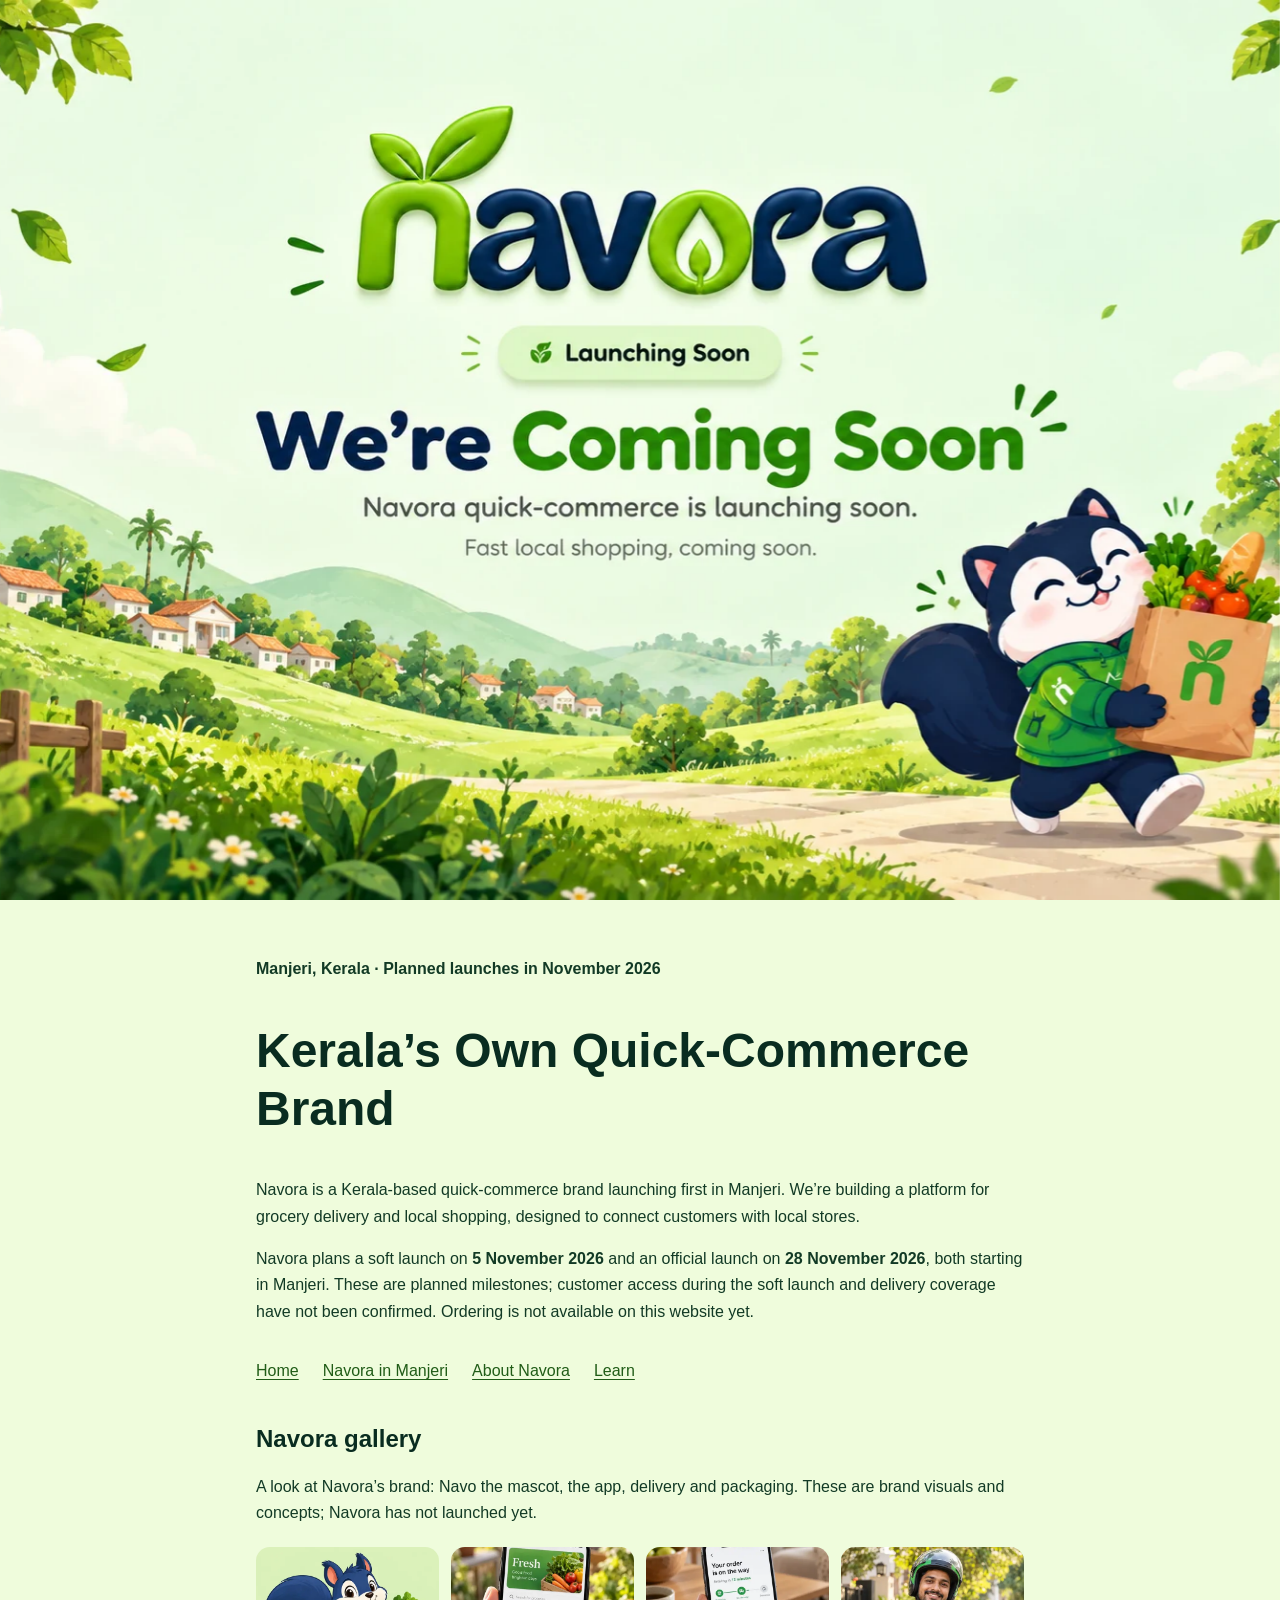
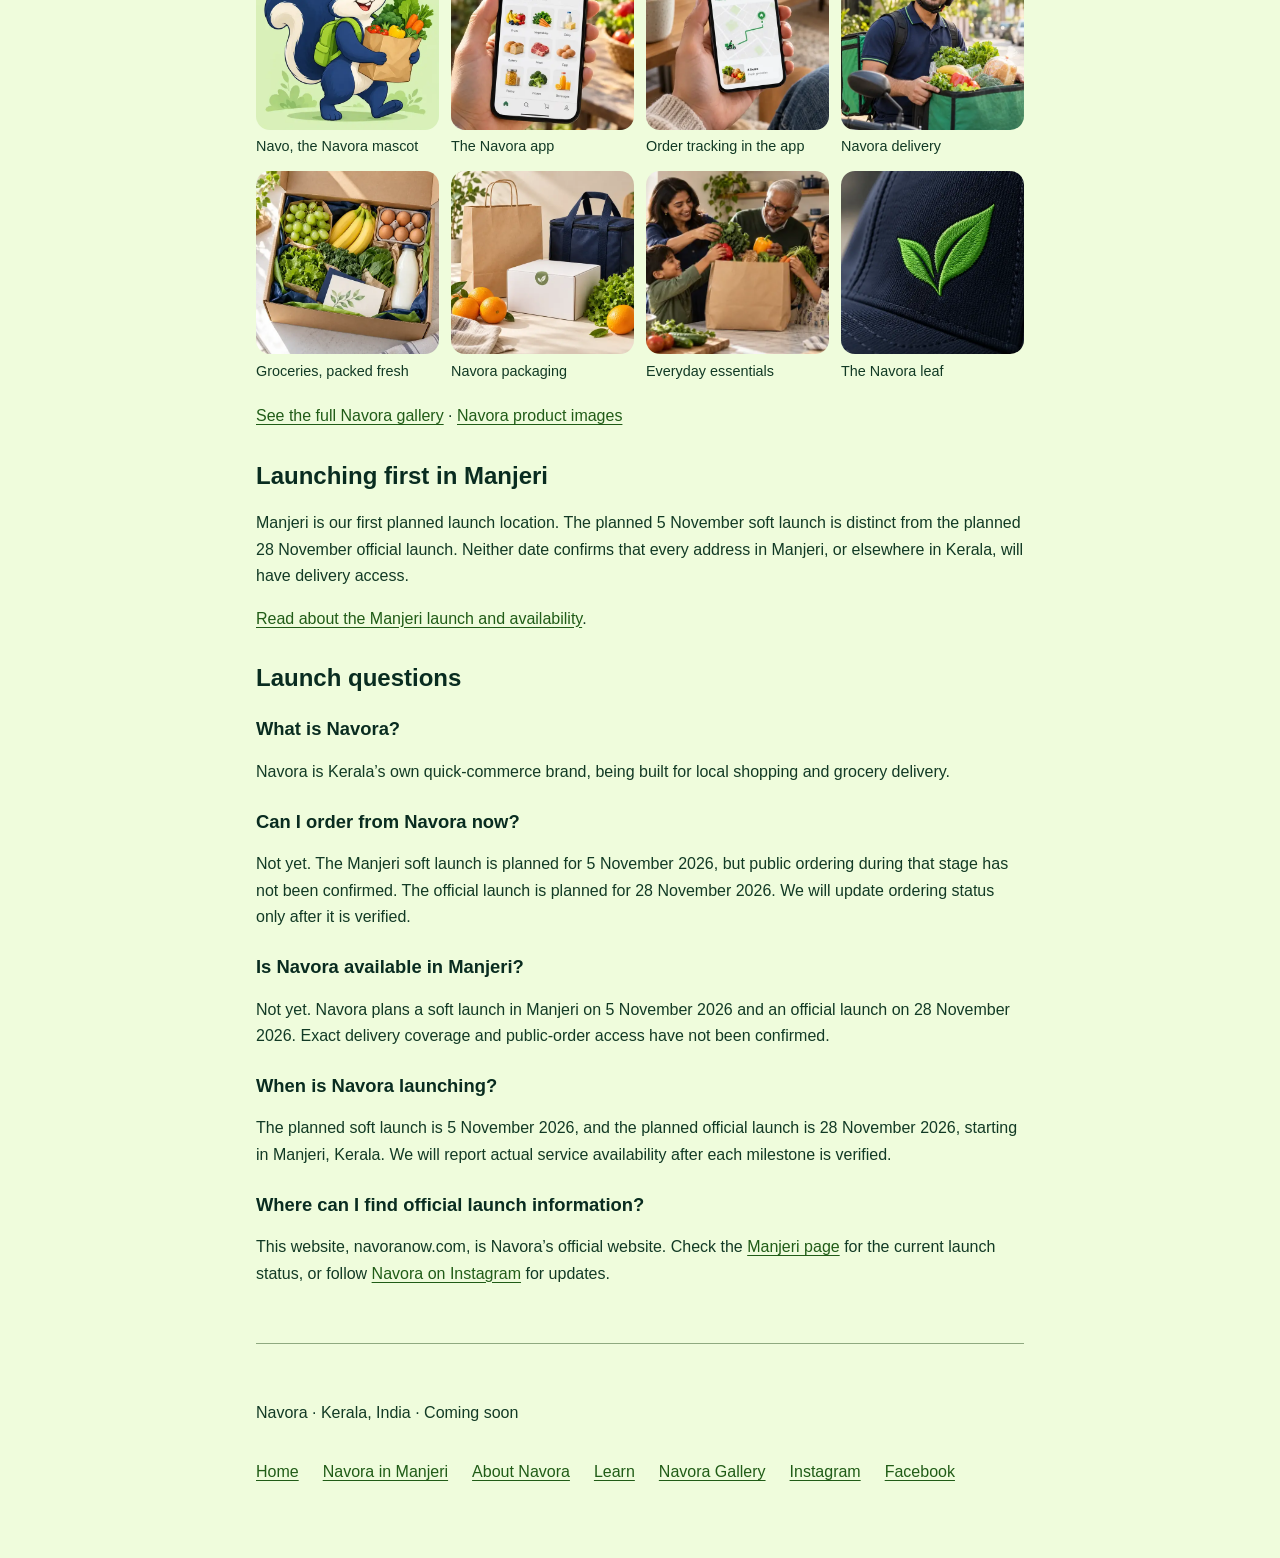
<file: index.html>
<!doctype html>
<html lang="en">
  <head>
    <meta charset="utf-8">
    <meta name="google-site-verification" content="OZnADRqCTzc6em-BqS3etlajWsYc1sTv82-utkB7FyM" />
    <meta name="viewport" content="width=device-width, initial-scale=1.0">
    <meta name="application-name" content="Navora">
    <meta name="theme-color" content="#EFFCDC">
    <title>Navora | Manjeri Soft Launch 5 Nov, Official Launch 28 Nov 2026</title>
    <meta name="description" content="Navora plans a Manjeri soft launch on 5 November 2026 and an official launch on 28 November 2026. Public ordering and delivery coverage are not yet confirmed.">
    <link rel="canonical" href="https://navoranow.com/">
    <meta property="og:type" content="website">
    <meta property="og:site_name" content="Navora">
    <meta property="og:locale" content="en_IN">
    <meta property="og:title" content="Navora | Manjeri Soft Launch 5 Nov, Official Launch 28 Nov 2026">
    <meta property="og:description" content="Navora plans a Manjeri soft launch on 5 November 2026 and an official launch on 28 November 2026. Public ordering and delivery coverage are not yet confirmed.">
    <meta property="og:url" content="https://navoranow.com/">
    <meta property="og:image" content="https://navoranow.com/navora-desktop.webp">
    <meta property="og:image:width" content="1672">
    <meta property="og:image:height" content="941">
    <meta property="og:image:alt" content="Navora — quick-commerce launching soon, with its mascot carrying groceries.">
    <meta name="twitter:card" content="summary_large_image">
    <meta name="twitter:title" content="Navora | Manjeri Soft Launch 5 Nov, Official Launch 28 Nov 2026">
    <meta name="twitter:description" content="Navora plans a Manjeri soft launch on 5 November 2026 and an official launch on 28 November 2026. Public ordering and delivery coverage are not yet confirmed.">
    <meta name="twitter:image" content="https://navoranow.com/navora-desktop.webp">
    <meta name="twitter:image:alt" content="Navora — quick-commerce launching soon.">
    <script type="application/ld+json">{"@context": "https://schema.org", "@graph": [{"@type": "Organization", "@id": "https://navoranow.com/#organization", "name": "Navora", "url": "https://navoranow.com/", "logo": "https://navoranow.com/navora-icon.png", "description": "Navora is a Kerala-based quick-commerce brand with a Manjeri soft launch planned for 5 November 2026 and an official launch planned for 28 November 2026.", "sameAs": ["https://www.instagram.com/navoranow/", "https://www.facebook.com/profile.php?id=61595473692720"]}, {"@type": "WebSite", "@id": "https://navoranow.com/#website", "url": "https://navoranow.com/", "name": "Navora", "publisher": {"@id": "https://navoranow.com/#organization"}}, {"@type": "WebPage", "@id": "https://navoranow.com/#webpage", "url": "https://navoranow.com/", "name": "Navora | Manjeri Soft Launch 5 Nov, Official Launch 28 Nov 2026", "description": "Navora plans a Manjeri soft launch on 5 November 2026 and an official launch on 28 November 2026. Public ordering and delivery coverage are not yet confirmed.", "isPartOf": {"@id": "https://navoranow.com/#website"}, "about": {"@id": "https://navoranow.com/#organization"}, "inLanguage": "en-IN"}]}</script>
    <link rel="icon" type="image/png" href="/favicon.png">
    <link rel="shortcut icon" href="/favicon.png">
    <link rel="apple-touch-icon" href="/apple-touch-icon.png">
    <link rel="preload" as="image" href="navora-desktop.webp" media="(min-aspect-ratio: 4/5)">
    <link rel="preload" as="image" href="navora-mobile.webp" media="(max-aspect-ratio: 4/5)">
    <link rel="stylesheet" href="style.css">
    <script src="script.js" defer></script>
  </head>
  <body>
    <a class="skip-link" href="#page-title">Skip to launch information</a>
    <main>
    <div class="coming-soon">
      <picture class="artwork">
        <source media="(max-aspect-ratio: 4/5)" srcset="navora-mobile.webp" type="image/webp">
        <img
          src="navora-desktop.webp"
          alt="Navora. Launching soon. We’re coming soon. Navora quick-commerce is launching soon. Fast local shopping, coming soon."
          width="1672"
          height="941"
          fetchpriority="high"
          decoding="async"
        >
      </picture>

    </div>
    <section class="content" aria-labelledby="page-title">
      <p class="eyebrow">Manjeri, Kerala · Planned launches in November 2026</p>
      <h1 id="page-title" tabindex="-1">Kerala’s Own Quick-Commerce Brand</h1>
      <p>Navora is a Kerala-based quick-commerce brand launching first in Manjeri. We’re building a platform for grocery delivery and local shopping, designed to connect customers with local stores.</p>
      <p>Navora plans a soft launch on <strong>5 November 2026</strong> and an official launch on <strong>28 November 2026</strong>, both starting in Manjeri. These are planned milestones; customer access during the soft launch and delivery coverage have not been confirmed. Ordering is not available on this website yet.</p>
      <nav aria-label="Main navigation"><a href="/">Home</a><a href="/manjeri/">Navora in Manjeri</a><a href="/about/">About Navora</a><a href="/learn/">Learn</a></nav>
      <h2 id="gallery">Navora gallery</h2>
      <p>A look at Navora’s brand: Navo the mascot, the app, delivery and packaging. These are brand visuals and concepts; Navora has not launched yet.</p>
      <div class="brand-gallery">
        <figure><a href="https://getsnavora.github.io/gallery/"><img src="/gallery-images/navo-navora-mascot.webp" alt="Navo, the Navora mascot: a blue squirrel with a green backpack carrying a bag of groceries" width="600" height="600" loading="lazy" decoding="async"></a><figcaption>Navo, the Navora mascot</figcaption></figure>
        <figure><a href="https://getsnavora.github.io/gallery/"><img src="/gallery-images/navora-app-shopping-screen.webp" alt="Phone showing the Navora app shopping screen with fresh produce categories" width="600" height="900" loading="lazy" decoding="async"></a><figcaption>The Navora app</figcaption></figure>
        <figure><a href="https://getsnavora.github.io/gallery/"><img src="/gallery-images/navora-app-order-tracking.webp" alt="Phone showing a Navora order on its way, with a delivery map" width="600" height="900" loading="lazy" decoding="async"></a><figcaption>Order tracking in the app</figcaption></figure>
        <figure><a href="https://getsnavora.github.io/gallery/"><img src="/gallery-images/navora-delivery-rider.webp" alt="Navora delivery rider in a navy and green uniform holding a bag of fresh groceries" width="600" height="600" loading="lazy" decoding="async"></a><figcaption>Navora delivery</figcaption></figure>
        <figure><a href="https://getsnavora.github.io/gallery/"><img src="/gallery-images/navora-grocery-box.webp" alt="Open Navora grocery box with grapes, bananas, eggs, milk and leafy greens" width="600" height="600" loading="lazy" decoding="async"></a><figcaption>Groceries, packed fresh</figcaption></figure>
        <figure><a href="https://getsnavora.github.io/gallery/"><img src="/gallery-images/navora-packaging.webp" alt="Navora kraft bag, white box with leaf logo and navy insulated bag beside oranges and greens" width="600" height="600" loading="lazy" decoding="async"></a><figcaption>Navora packaging</figcaption></figure>
        <figure><a href="https://getsnavora.github.io/gallery/"><img src="/gallery-images/navora-family-groceries.webp" alt="Family smiling as they unpack fresh groceries from a paper bag in their kitchen" width="600" height="400" loading="lazy" decoding="async"></a><figcaption>Everyday essentials</figcaption></figure>
        <figure><a href="https://getsnavora.github.io/gallery/"><img src="/gallery-images/navora-leaf-logo-cap.webp" alt="Navora green leaf logo embroidered on a navy cap" width="600" height="600" loading="lazy" decoding="async"></a><figcaption>The Navora leaf</figcaption></figure>
      </div>
      <p><a href="https://getsnavora.github.io/gallery/">See the full Navora gallery</a> · <a href="https://getsnavora.github.io/gallery/products/">Navora product images</a></p>
      <h2>Launching first in Manjeri</h2>
      <p>Manjeri is our first planned launch location. The planned 5 November soft launch is distinct from the planned 28 November official launch. Neither date confirms that every address in Manjeri, or elsewhere in Kerala, will have delivery access.</p>
      <p><a href="/manjeri/">Read about the Manjeri launch and availability</a>.</p>
      <h2>Launch questions</h2>
      <h3>What is Navora?</h3>
      <p>Navora is Kerala’s own quick-commerce brand, being built for local shopping and grocery delivery.</p>
      <h3>Can I order from Navora now?</h3>
      <p>Not yet. The Manjeri soft launch is planned for 5 November 2026, but public ordering during that stage has not been confirmed. The official launch is planned for 28 November 2026. We will update ordering status only after it is verified.</p>
      <h3>Is Navora available in Manjeri?</h3>
      <p>Not yet. Navora plans a soft launch in Manjeri on 5 November 2026 and an official launch on 28 November 2026. Exact delivery coverage and public-order access have not been confirmed.</p>
      <h3>When is Navora launching?</h3>
      <p>The planned soft launch is 5 November 2026, and the planned official launch is 28 November 2026, starting in Manjeri, Kerala. We will report actual service availability after each milestone is verified.</p>
      <h3>Where can I find official launch information?</h3>
      <p>This website, navoranow.com, is Navora’s official website. Check the <a href="/manjeri/">Manjeri page</a> for the current launch status, or follow <a href="https://www.instagram.com/navoranow/" rel="me">Navora on Instagram</a> for updates.</p>
    </section>
    </main>
<footer class="content"><p>Navora · Kerala, India · Coming soon</p><nav aria-label="Footer navigation"><a href="/">Home</a><a href="/manjeri/">Navora in Manjeri</a><a href="/about/">About Navora</a><a href="/learn/">Learn</a><a href="https://getsnavora.github.io/gallery/">Navora Gallery</a><a href="https://www.instagram.com/navoranow/" rel="me">Instagram</a><a href="https://www.facebook.com/profile.php?id=61595473692720" rel="me">Facebook</a></nav></footer>
  </body>
</html>
</file>
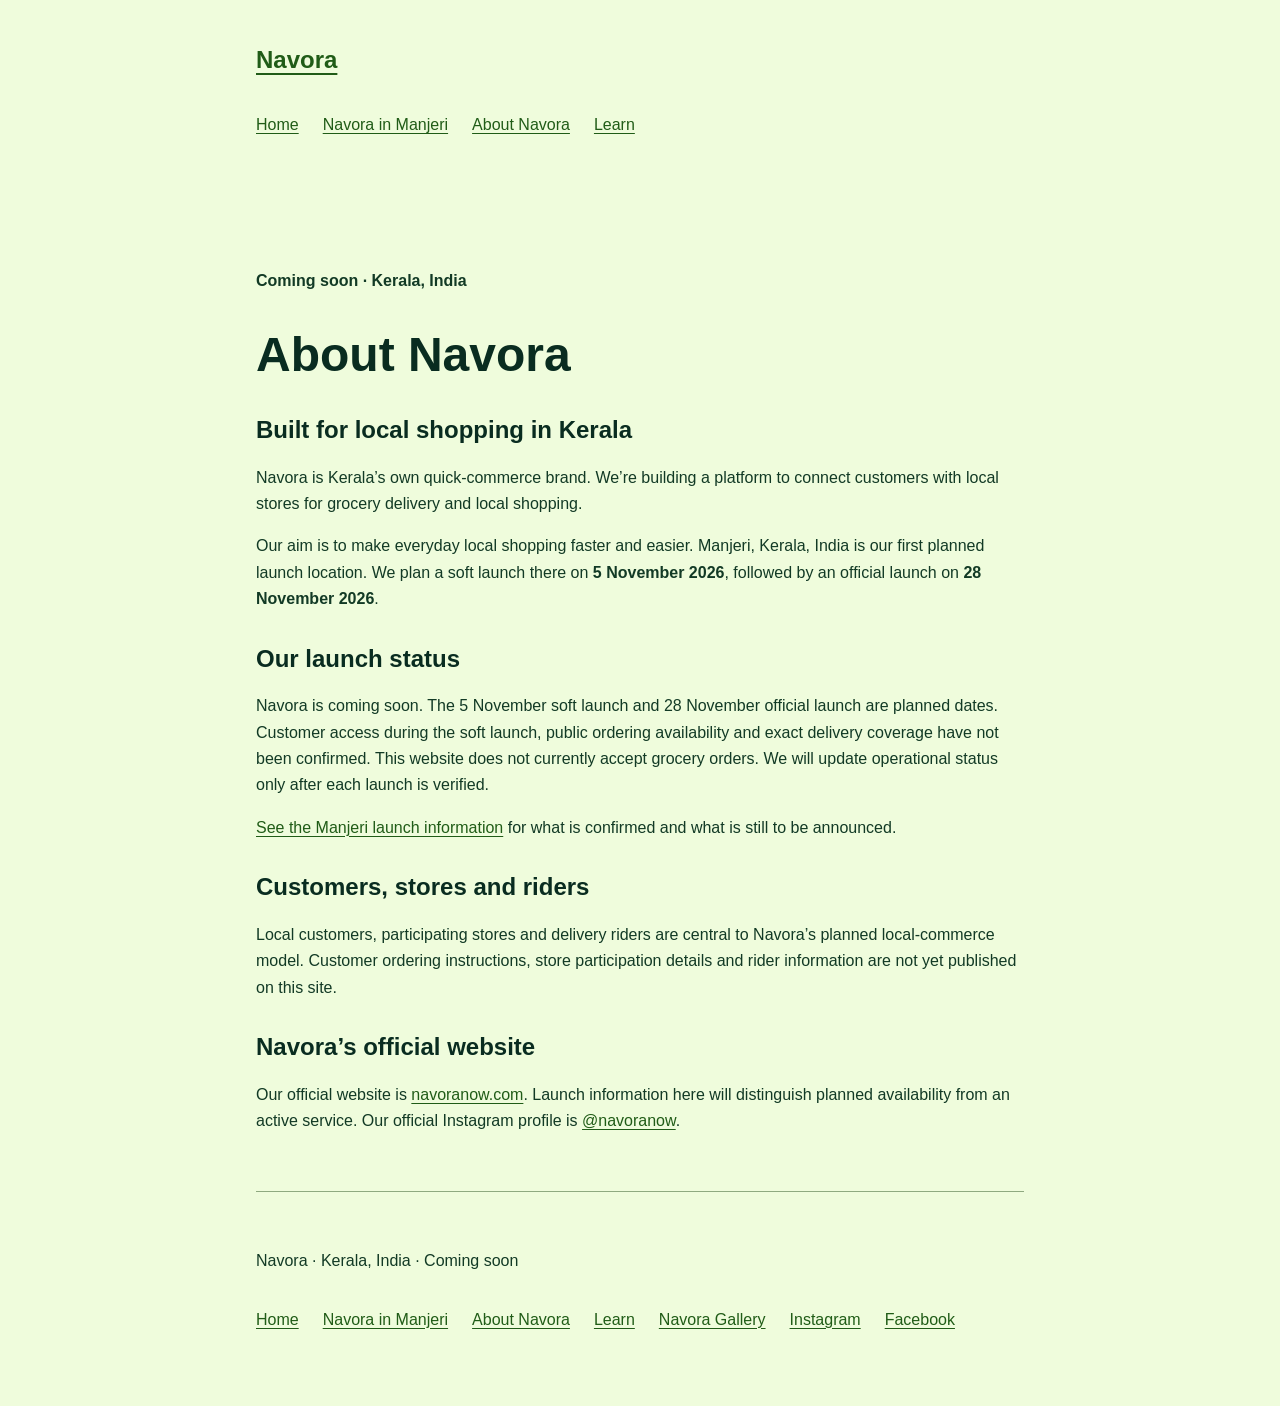
<file: about/index.html>
<!doctype html>
<html lang="en"><head><meta charset="utf-8"><meta name="viewport" content="width=device-width, initial-scale=1"><meta name="theme-color" content="#EFFCDC"><title>About Navora | Kerala’s Own Quick-Commerce Brand</title>
    <meta name="description" content="Meet Navora, a Kerala quick-commerce brand planning a Manjeri soft launch on 5 November 2026 and an official launch on 28 November 2026.">
    <link rel="canonical" href="https://navoranow.com/about/">
    <meta property="og:type" content="website">
    <meta property="og:site_name" content="Navora">
    <meta property="og:locale" content="en_IN">
    <meta property="og:title" content="About Navora | Kerala’s Own Quick-Commerce Brand">
    <meta property="og:description" content="Meet Navora, a Kerala quick-commerce brand planning a Manjeri soft launch on 5 November 2026 and an official launch on 28 November 2026.">
    <meta property="og:url" content="https://navoranow.com/about/">
    <meta property="og:image" content="https://navoranow.com/navora-desktop.webp">
    <meta property="og:image:width" content="1672">
    <meta property="og:image:height" content="941">
    <meta property="og:image:alt" content="Navora — quick-commerce launching soon, with its mascot carrying groceries.">
    <meta name="twitter:card" content="summary_large_image">
    <meta name="twitter:title" content="About Navora | Kerala’s Own Quick-Commerce Brand">
    <meta name="twitter:description" content="Meet Navora, a Kerala quick-commerce brand planning a Manjeri soft launch on 5 November 2026 and an official launch on 28 November 2026.">
    <meta name="twitter:image" content="https://navoranow.com/navora-desktop.webp">
    <meta name="twitter:image:alt" content="Navora — quick-commerce launching soon.">
    <script type="application/ld+json">{"@context": "https://schema.org", "@graph": [{"@type": "Organization", "@id": "https://navoranow.com/#organization", "name": "Navora", "url": "https://navoranow.com/", "logo": "https://navoranow.com/navora-icon.png", "description": "Navora is a Kerala-based quick-commerce brand with a Manjeri soft launch planned for 5 November 2026 and an official launch planned for 28 November 2026.", "sameAs": ["https://www.instagram.com/navoranow/", "https://www.facebook.com/profile.php?id=61595473692720"]}, {"@type": "WebSite", "@id": "https://navoranow.com/#website", "url": "https://navoranow.com/", "name": "Navora", "publisher": {"@id": "https://navoranow.com/#organization"}}, {"@type": "WebPage", "@id": "https://navoranow.com/about/#webpage", "url": "https://navoranow.com/about/", "name": "About Navora | Kerala’s Own Quick-Commerce Brand", "description": "Meet Navora, a Kerala quick-commerce brand planning a Manjeri soft launch on 5 November 2026 and an official launch on 28 November 2026.", "isPartOf": {"@id": "https://navoranow.com/#website"}, "about": {"@id": "https://navoranow.com/#organization"}, "inLanguage": "en-IN"}, {"@type": "BreadcrumbList", "itemListElement": [{"@type": "ListItem", "position": 1, "name": "Home", "item": "https://navoranow.com/"}, {"@type": "ListItem", "position": 2, "name": "About Navora", "item": "https://navoranow.com/about/"}]}]}</script><link rel="icon" href="/favicon.png" type="image/png"><link rel="stylesheet" href="/style.css"></head><body><a class="skip-link" href="#page-title">Skip to content</a><header class="content"><a class="brand" href="/">Navora</a><nav aria-label="Main navigation"><a href="/">Home</a><a href="/manjeri/">Navora in Manjeri</a><a href="/about/">About Navora</a><a href="/learn/">Learn</a></nav></header><main class="content"><p class="eyebrow">Coming soon · Kerala, India</p><h1 id="page-title" tabindex="-1">About Navora</h1><h2>Built for local shopping in Kerala</h2><p>Navora is Kerala’s own quick-commerce brand. We’re building a platform to connect customers with local stores for grocery delivery and local shopping.</p><p>Our aim is to make everyday local shopping faster and easier. Manjeri, Kerala, India is our first planned launch location. We plan a soft launch there on <strong>5 November 2026</strong>, followed by an official launch on <strong>28 November 2026</strong>.</p><h2>Our launch status</h2><p>Navora is coming soon. The 5 November soft launch and 28 November official launch are planned dates. Customer access during the soft launch, public ordering availability and exact delivery coverage have not been confirmed. This website does not currently accept grocery orders. We will update operational status only after each launch is verified.</p><p><a href="/manjeri/">See the Manjeri launch information</a> for what is confirmed and what is still to be announced.</p><h2>Customers, stores and riders</h2><p>Local customers, participating stores and delivery riders are central to Navora’s planned local-commerce model. Customer ordering instructions, store participation details and rider information are not yet published on this site.</p><h2>Navora’s official website</h2><p>Our official website is <a href="https://navoranow.com/">navoranow.com</a>. Launch information here will distinguish planned availability from an active service. Our official Instagram profile is <a href="https://www.instagram.com/navoranow/" rel="me">@navoranow</a>.</p></main><footer class="content"><p>Navora · Kerala, India · Coming soon</p><nav aria-label="Footer navigation"><a href="/">Home</a><a href="/manjeri/">Navora in Manjeri</a><a href="/about/">About Navora</a><a href="/learn/">Learn</a><a href="https://getsnavora.github.io/gallery/">Navora Gallery</a><a href="https://www.instagram.com/navoranow/" rel="me">Instagram</a><a href="https://www.facebook.com/profile.php?id=61595473692720" rel="me">Facebook</a></nav></footer></body></html>
</file>
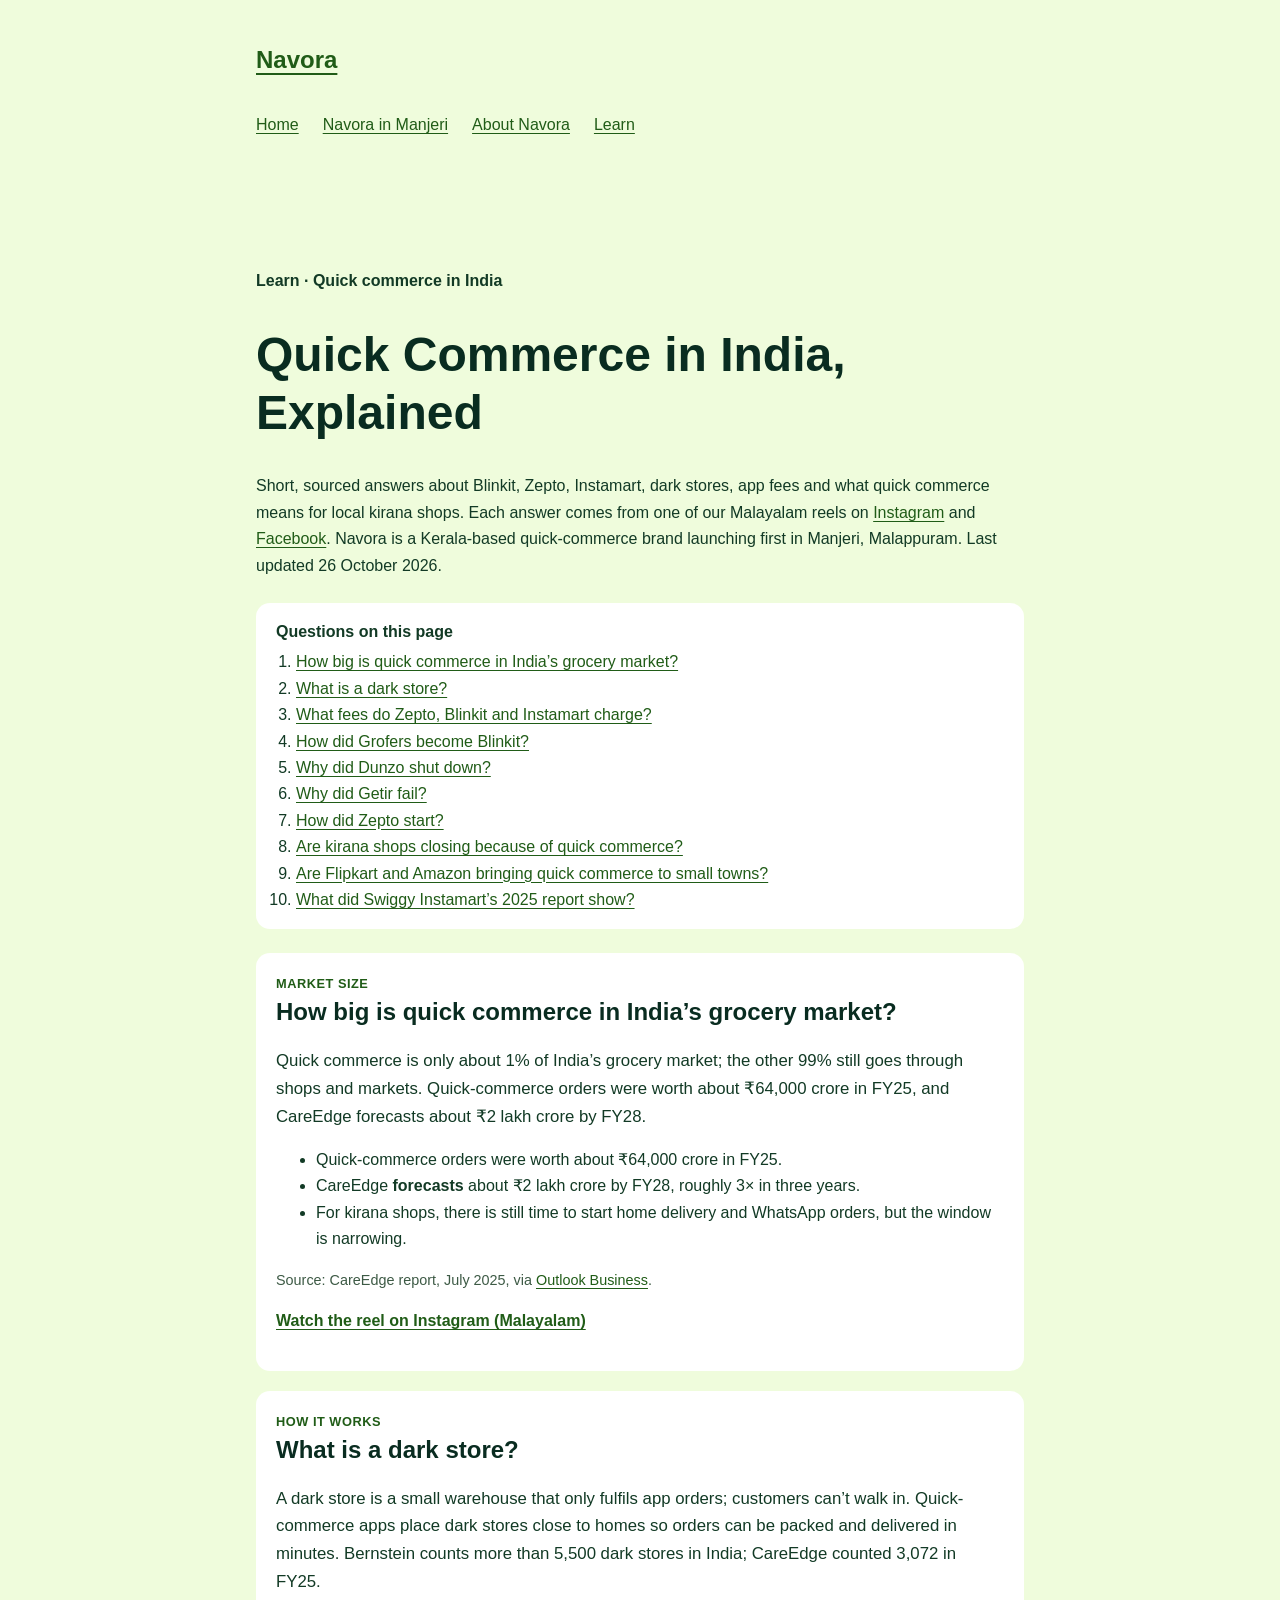
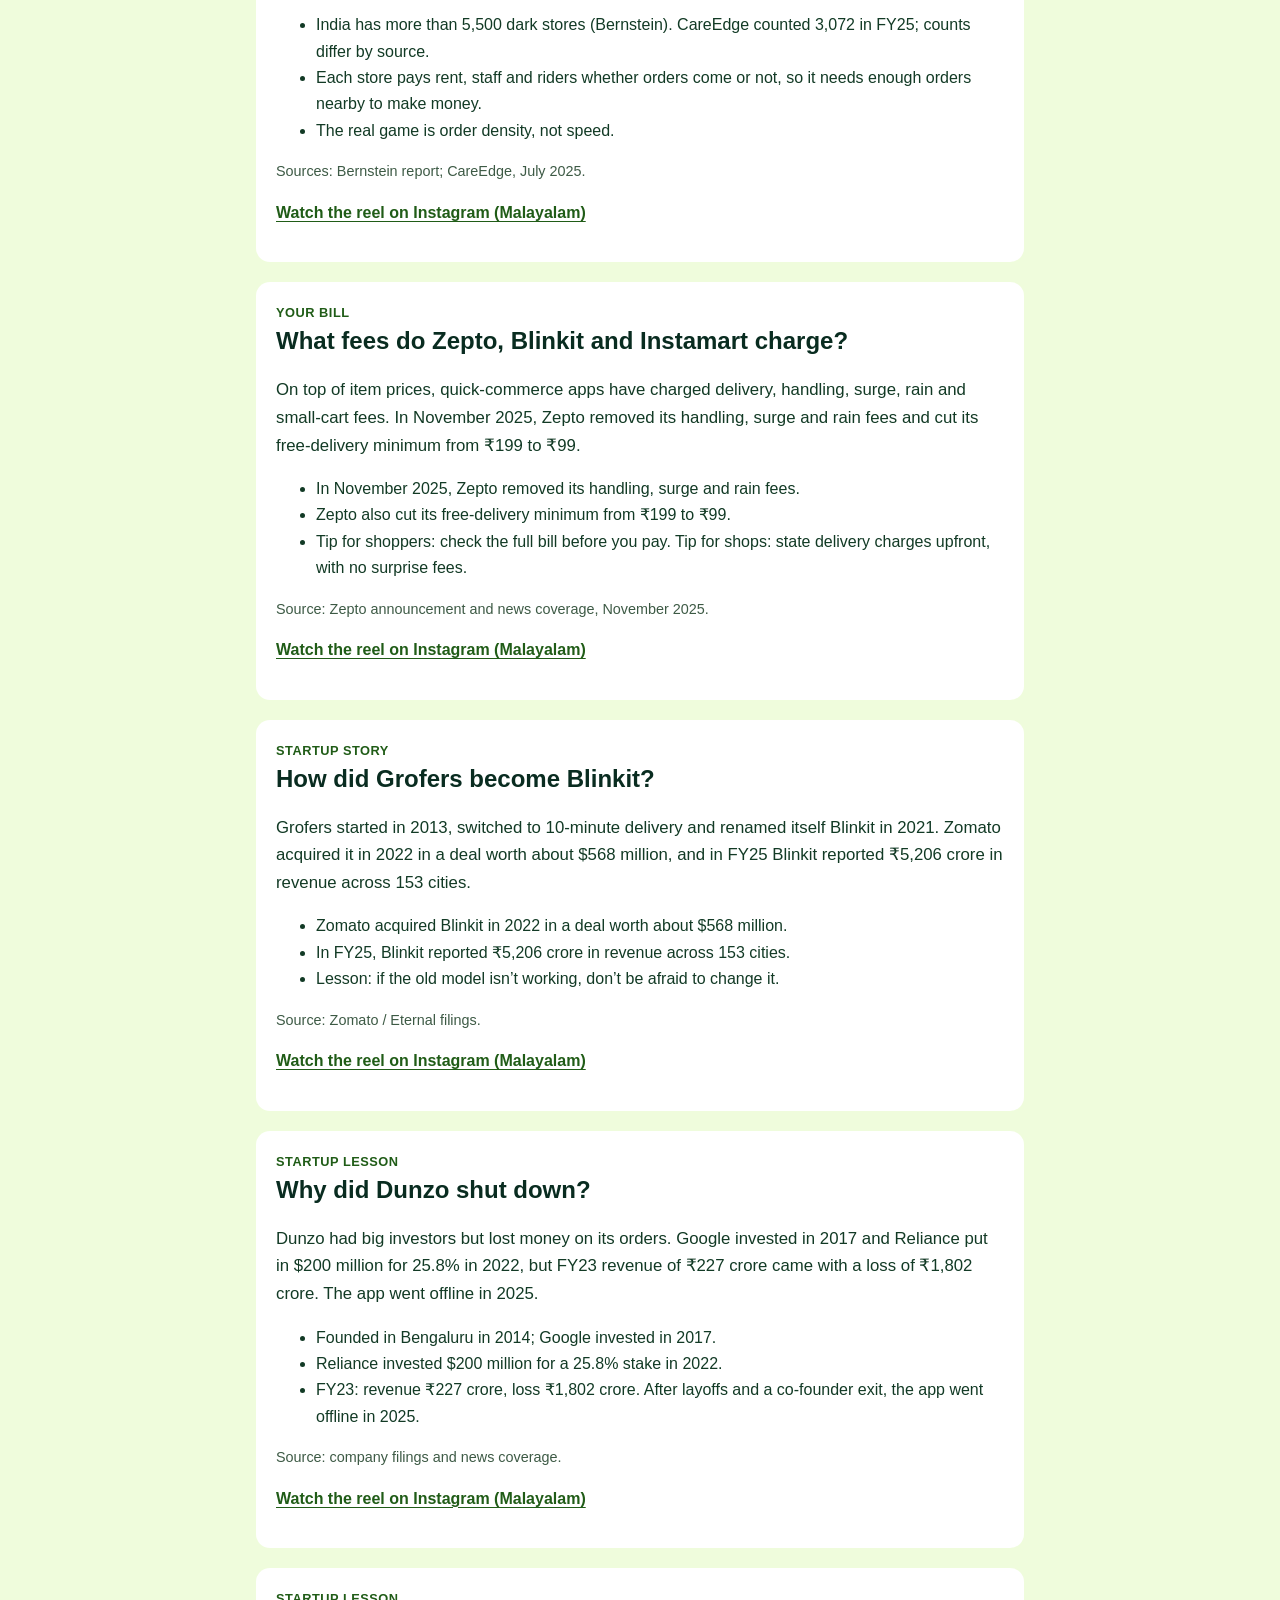
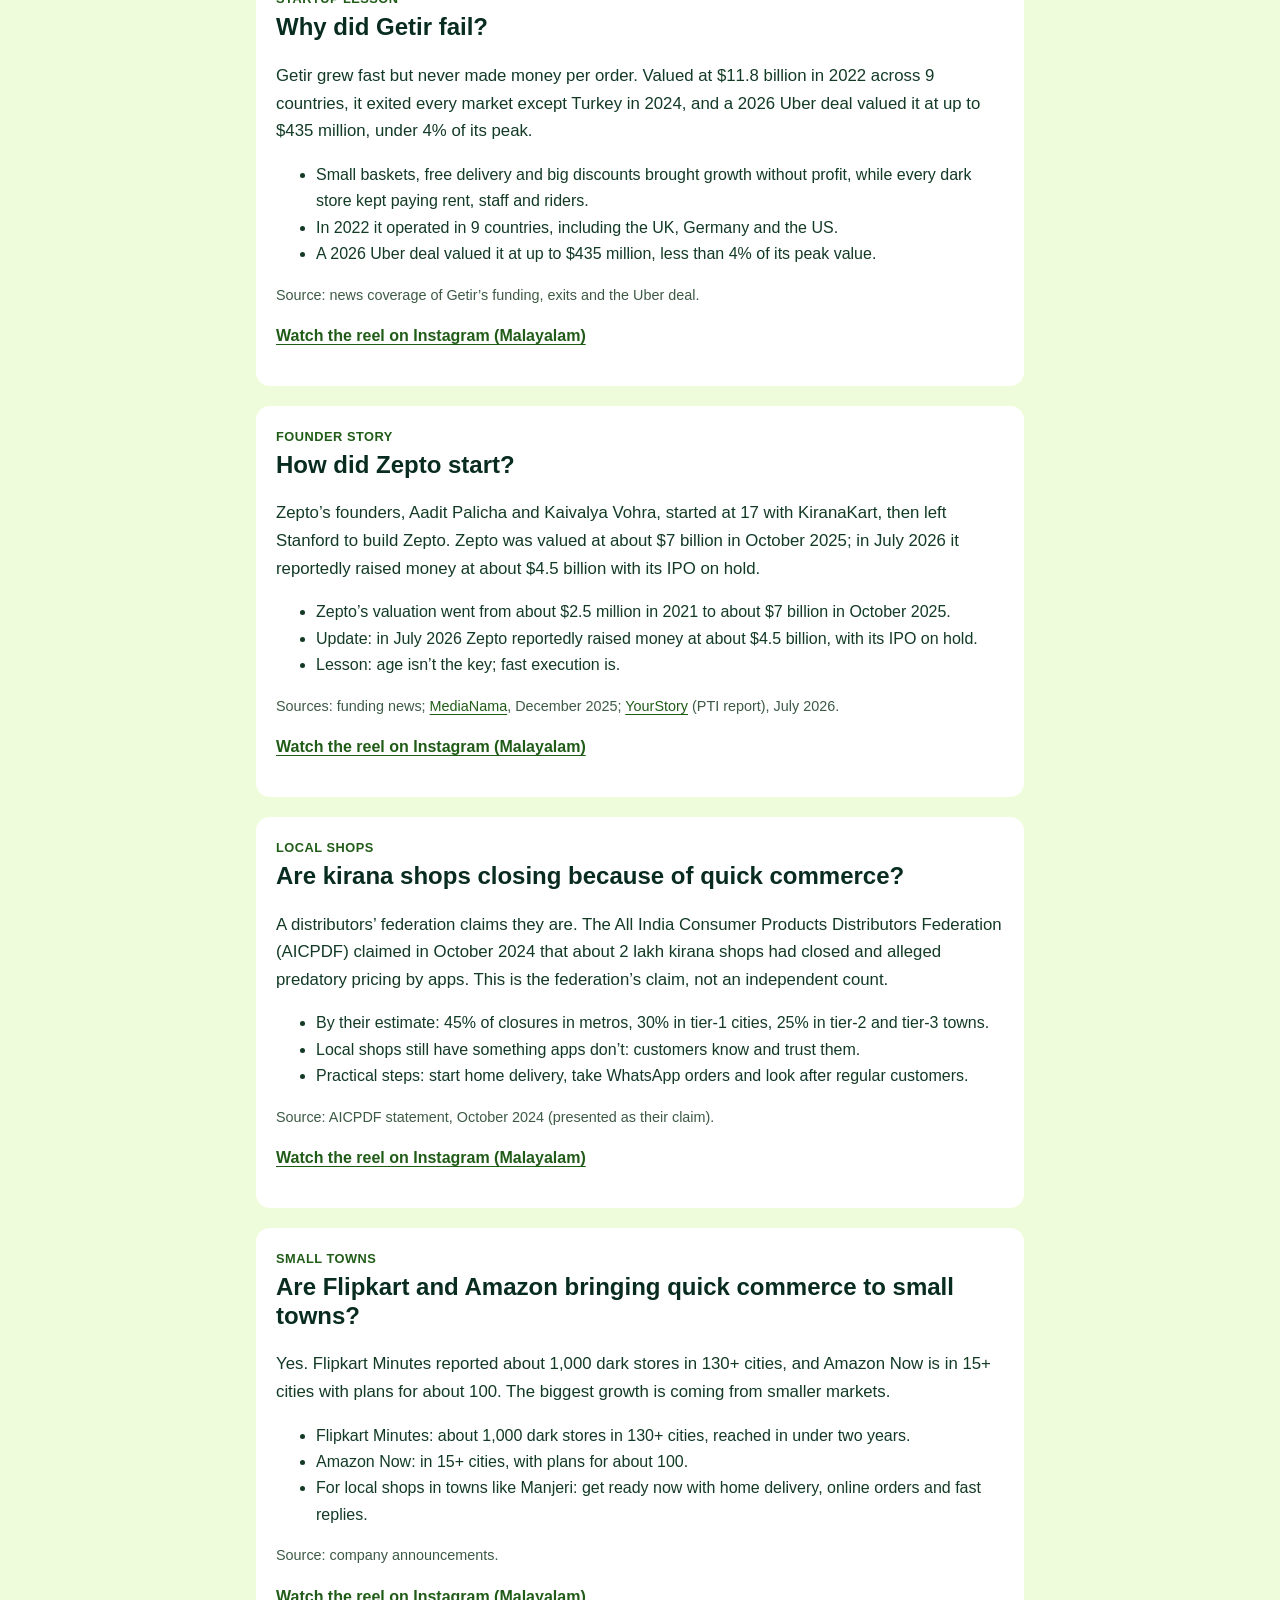
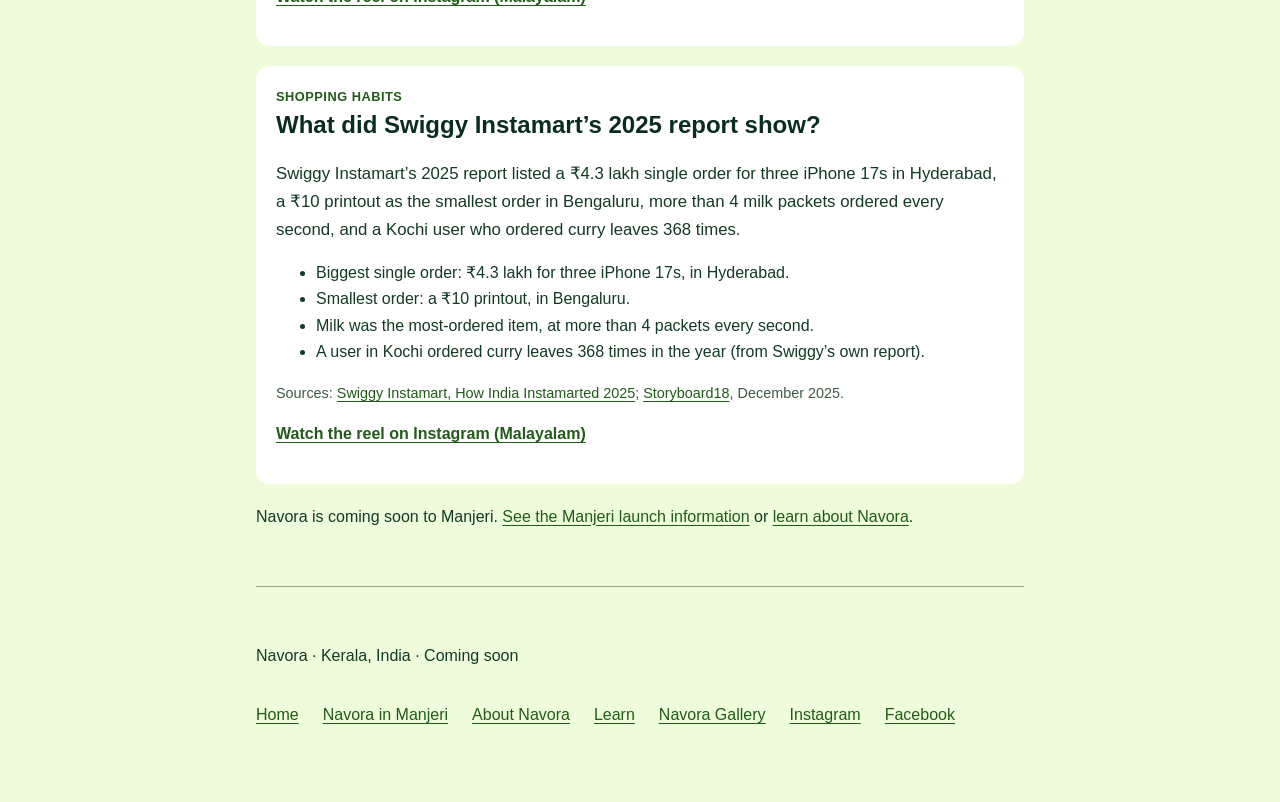
<file: learn/index.html>
<!doctype html>
<html lang="en"><head><meta charset="utf-8"><meta name="viewport" content="width=device-width, initial-scale=1"><meta name="theme-color" content="#EFFCDC"><title>Quick Commerce in India, Explained | Navora Learn</title>
    <meta name="description" content="Short, sourced answers about quick commerce in India: dark stores, app fees, Blinkit, Zepto, Instamart, Dunzo, Getir and what it means for kirana shops in Kerala. From Navora, Manjeri.">
    <link rel="canonical" href="https://navoranow.com/learn/">
    <meta property="og:type" content="website">
    <meta property="og:site_name" content="Navora">
    <meta property="og:locale" content="en_IN">
    <meta property="og:title" content="Quick Commerce in India, Explained | Navora Learn">
    <meta property="og:description" content="Short, sourced answers about quick commerce in India: dark stores, app fees, Blinkit, Zepto, Instamart, Dunzo, Getir and what it means for kirana shops in Kerala. From Navora, Manjeri.">
    <meta property="og:url" content="https://navoranow.com/learn/">
    <meta property="og:image" content="https://navoranow.com/navora-desktop.webp">
    <meta property="og:image:width" content="1672">
    <meta property="og:image:height" content="941">
    <meta property="og:image:alt" content="Navora — quick-commerce launching soon, with its mascot carrying groceries.">
    <meta name="twitter:card" content="summary_large_image">
    <meta name="twitter:title" content="Quick Commerce in India, Explained | Navora Learn">
    <meta name="twitter:description" content="Short, sourced answers about quick commerce in India: dark stores, app fees, Blinkit, Zepto, Instamart, Dunzo, Getir and what it means for kirana shops in Kerala. From Navora, Manjeri.">
    <meta name="twitter:image" content="https://navoranow.com/navora-desktop.webp">
    <meta name="twitter:image:alt" content="Navora — quick-commerce launching soon.">
    <script type="application/ld+json">{"@context": "https://schema.org", "@graph": [{"@type": "Organization", "@id": "https://navoranow.com/#organization", "name": "Navora", "url": "https://navoranow.com/", "logo": "https://navoranow.com/navora-icon.png", "description": "Navora is a Kerala-based quick-commerce brand with a Manjeri soft launch planned for 5 November 2026 and an official launch planned for 28 November 2026.", "sameAs": ["https://www.instagram.com/navoranow/", "https://www.facebook.com/profile.php?id=61595473692720"]}, {"@type": "WebSite", "@id": "https://navoranow.com/#website", "url": "https://navoranow.com/", "name": "Navora", "publisher": {"@id": "https://navoranow.com/#organization"}}, {"@type": ["WebPage", "CollectionPage", "FAQPage"], "@id": "https://navoranow.com/learn/#webpage", "url": "https://navoranow.com/learn/", "name": "Quick Commerce in India, Explained | Navora Learn", "description": "Short, sourced answers about quick commerce in India: dark stores, app fees, Blinkit, Zepto, Instamart, Dunzo, Getir and what it means for kirana shops in Kerala. From Navora, Manjeri.", "isPartOf": {"@id": "https://navoranow.com/#website"}, "about": {"@id": "https://navoranow.com/#organization"}, "inLanguage": "en-IN", "dateModified": "2026-10-26", "mainEntity": [{"@type": "Question", "name": "How big is quick commerce in India’s grocery market?", "acceptedAnswer": {"@type": "Answer", "text": "Quick commerce is only about 1% of India’s grocery market; the other 99% still goes through shops and markets. Quick-commerce orders were worth about ₹64,000 crore in FY25, and CareEdge forecasts about ₹2 lakh crore by FY28."}}, {"@type": "Question", "name": "What is a dark store?", "acceptedAnswer": {"@type": "Answer", "text": "A dark store is a small warehouse that only fulfils app orders; customers can’t walk in. Quick-commerce apps place dark stores close to homes so orders can be packed and delivered in minutes. Bernstein counts more than 5,500 dark stores in India; CareEdge counted 3,072 in FY25."}}, {"@type": "Question", "name": "What fees do Zepto, Blinkit and Instamart charge?", "acceptedAnswer": {"@type": "Answer", "text": "On top of item prices, quick-commerce apps have charged delivery, handling, surge, rain and small-cart fees. In November 2025, Zepto removed its handling, surge and rain fees and cut its free-delivery minimum from ₹199 to ₹99."}}, {"@type": "Question", "name": "How did Grofers become Blinkit?", "acceptedAnswer": {"@type": "Answer", "text": "Grofers started in 2013, switched to 10-minute delivery and renamed itself Blinkit in 2021. Zomato acquired it in 2022 in a deal worth about $568 million, and in FY25 Blinkit reported ₹5,206 crore in revenue across 153 cities."}}, {"@type": "Question", "name": "Why did Dunzo shut down?", "acceptedAnswer": {"@type": "Answer", "text": "Dunzo had big investors but lost money on its orders. Google invested in 2017 and Reliance put in $200 million for 25.8% in 2022, but FY23 revenue of ₹227 crore came with a loss of ₹1,802 crore. The app went offline in 2025."}}, {"@type": "Question", "name": "Why did Getir fail?", "acceptedAnswer": {"@type": "Answer", "text": "Getir grew fast but never made money per order. Valued at $11.8 billion in 2022 across 9 countries, it exited every market except Turkey in 2024, and a 2026 Uber deal valued it at up to $435 million, under 4% of its peak."}}, {"@type": "Question", "name": "How did Zepto start?", "acceptedAnswer": {"@type": "Answer", "text": "Zepto’s founders, Aadit Palicha and Kaivalya Vohra, started at 17 with KiranaKart, then left Stanford to build Zepto. Zepto was valued at about $7 billion in October 2025; in July 2026 it reportedly raised money at about $4.5 billion with its IPO on hold."}}, {"@type": "Question", "name": "Are kirana shops closing because of quick commerce?", "acceptedAnswer": {"@type": "Answer", "text": "A distributors’ federation claims they are. The All India Consumer Products Distributors Federation (AICPDF) claimed in October 2024 that about 2 lakh kirana shops had closed and alleged predatory pricing by apps. This is the federation’s claim, not an independent count."}}, {"@type": "Question", "name": "Are Flipkart and Amazon bringing quick commerce to small towns?", "acceptedAnswer": {"@type": "Answer", "text": "Yes. Flipkart Minutes reported about 1,000 dark stores in 130+ cities, and Amazon Now is in 15+ cities with plans for about 100. The biggest growth is coming from smaller markets."}}, {"@type": "Question", "name": "What did Swiggy Instamart’s 2025 report show?", "acceptedAnswer": {"@type": "Answer", "text": "Swiggy Instamart’s 2025 report listed a ₹4.3 lakh single order for three iPhone 17s in Hyderabad, a ₹10 printout as the smallest order in Bengaluru, more than 4 milk packets ordered every second, and a Kochi user who ordered curry leaves 368 times."}}]}, {"@type": "BreadcrumbList", "itemListElement": [{"@type": "ListItem", "position": 1, "name": "Home", "item": "https://navoranow.com/"}, {"@type": "ListItem", "position": 2, "name": "Learn", "item": "https://navoranow.com/learn/"}]}]}</script><link rel="icon" href="/favicon.png" type="image/png"><link rel="stylesheet" href="/style.css"></head><body><a class="skip-link" href="#page-title">Skip to content</a><header class="content"><a class="brand" href="/">Navora</a><nav aria-label="Main navigation"><a href="/">Home</a><a href="/manjeri/">Navora in Manjeri</a><a href="/about/">About Navora</a><a href="/learn/">Learn</a></nav></header><main class="content"><p class="eyebrow">Learn · Quick commerce in India</p><h1 id="page-title" tabindex="-1">Quick Commerce in India, Explained</h1><p>Short, sourced answers about Blinkit, Zepto, Instamart, dark stores, app fees and what quick commerce means for local kirana shops. Each answer comes from one of our Malayalam reels on <a href="https://www.instagram.com/navoranow/" rel="me">Instagram</a> and <a href="https://www.facebook.com/profile.php?id=61595473692720" rel="me">Facebook</a>. Navora is a Kerala-based quick-commerce brand launching first in Manjeri, Malappuram. Last updated 26 October 2026.</p><nav class="qa-toc" aria-label="Questions on this page"><p><strong>Questions on this page</strong></p><ol><li><a href="#market-share">How big is quick commerce in India’s grocery market?</a></li><li><a href="#dark-stores">What is a dark store?</a></li><li><a href="#app-fees">What fees do Zepto, Blinkit and Instamart charge?</a></li><li><a href="#blinkit">How did Grofers become Blinkit?</a></li><li><a href="#dunzo">Why did Dunzo shut down?</a></li><li><a href="#getir">Why did Getir fail?</a></li><li><a href="#zepto">How did Zepto start?</a></li><li><a href="#kirana">Are kirana shops closing because of quick commerce?</a></li><li><a href="#small-towns">Are Flipkart and Amazon bringing quick commerce to small towns?</a></li><li><a href="#instamart-2025">What did Swiggy Instamart’s 2025 report show?</a></li></ol></nav><article class="qa" id="market-share"><p class="qa-tag">Market size</p><h2>How big is quick commerce in India’s grocery market?</h2><p class="qa-answer">Quick commerce is only about 1% of India’s grocery market; the other 99% still goes through shops and markets. Quick-commerce orders were worth about ₹64,000 crore in FY25, and CareEdge forecasts about ₹2 lakh crore by FY28.</p><ul><li>Quick-commerce orders were worth about ₹64,000 crore in FY25.</li><li>CareEdge <strong>forecasts</strong> about ₹2 lakh crore by FY28, roughly 3× in three years.</li><li>For kirana shops, there is still time to start home delivery and WhatsApp orders, but the window is narrowing.</li></ul><p class="qa-source">Source: CareEdge report, July 2025, via <a href="https://www.outlookbusiness.com/corporate/q-comm-orders-double-to-64000-cr-in-fy25-to-touch-2-lakh-cr-by-fy28-report" rel="noopener">Outlook Business</a>.</p><p><a class="qa-watch" href="https://www.instagram.com/navoranow/reel/De8UmxPDkpR/" rel="noopener">Watch the reel on Instagram (Malayalam)</a></p></article><article class="qa" id="dark-stores"><p class="qa-tag">How it works</p><h2>What is a dark store?</h2><p class="qa-answer">A dark store is a small warehouse that only fulfils app orders; customers can’t walk in. Quick-commerce apps place dark stores close to homes so orders can be packed and delivered in minutes. Bernstein counts more than 5,500 dark stores in India; CareEdge counted 3,072 in FY25.</p><ul><li>India has more than 5,500 dark stores (Bernstein). CareEdge counted 3,072 in FY25; counts differ by source.</li><li>Each store pays rent, staff and riders whether orders come or not, so it needs enough orders nearby to make money.</li><li>The real game is order density, not speed.</li></ul><p class="qa-source">Sources: Bernstein report; CareEdge, July 2025.</p><p><a class="qa-watch" href="https://www.instagram.com/navoranow/reel/De3mc0VglsV/" rel="noopener">Watch the reel on Instagram (Malayalam)</a></p></article><article class="qa" id="app-fees"><p class="qa-tag">Your bill</p><h2>What fees do Zepto, Blinkit and Instamart charge?</h2><p class="qa-answer">On top of item prices, quick-commerce apps have charged delivery, handling, surge, rain and small-cart fees. In November 2025, Zepto removed its handling, surge and rain fees and cut its free-delivery minimum from ₹199 to ₹99.</p><ul><li>In November 2025, Zepto removed its handling, surge and rain fees.</li><li>Zepto also cut its free-delivery minimum from ₹199 to ₹99.</li><li>Tip for shoppers: check the full bill before you pay. Tip for shops: state delivery charges upfront, with no surprise fees.</li></ul><p class="qa-source">Source: Zepto announcement and news coverage, November 2025.</p><p><a class="qa-watch" href="https://www.instagram.com/navoranow/reel/De7CKqYAXGw/" rel="noopener">Watch the reel on Instagram (Malayalam)</a></p></article><article class="qa" id="blinkit"><p class="qa-tag">Startup story</p><h2>How did Grofers become Blinkit?</h2><p class="qa-answer">Grofers started in 2013, switched to 10-minute delivery and renamed itself Blinkit in 2021. Zomato acquired it in 2022 in a deal worth about $568 million, and in FY25 Blinkit reported ₹5,206 crore in revenue across 153 cities.</p><ul><li>Zomato acquired Blinkit in 2022 in a deal worth about $568 million.</li><li>In FY25, Blinkit reported ₹5,206 crore in revenue across 153 cities.</li><li>Lesson: if the old model isn’t working, don’t be afraid to change it.</li></ul><p class="qa-source">Source: Zomato / Eternal filings.</p><p><a class="qa-watch" href="https://www.instagram.com/navoranow/reel/De6LQPZEZbl/" rel="noopener">Watch the reel on Instagram (Malayalam)</a></p></article><article class="qa" id="dunzo"><p class="qa-tag">Startup lesson</p><h2>Why did Dunzo shut down?</h2><p class="qa-answer">Dunzo had big investors but lost money on its orders. Google invested in 2017 and Reliance put in $200 million for 25.8% in 2022, but FY23 revenue of ₹227 crore came with a loss of ₹1,802 crore. The app went offline in 2025.</p><ul><li>Founded in Bengaluru in 2014; Google invested in 2017.</li><li>Reliance invested $200 million for a 25.8% stake in 2022.</li><li>FY23: revenue ₹227 crore, loss ₹1,802 crore. After layoffs and a co-founder exit, the app went offline in 2025.</li></ul><p class="qa-source">Source: company filings and news coverage.</p><p><a class="qa-watch" href="https://www.instagram.com/navoranow/reel/De1uYA_jBYd/" rel="noopener">Watch the reel on Instagram (Malayalam)</a></p></article><article class="qa" id="getir"><p class="qa-tag">Startup lesson</p><h2>Why did Getir fail?</h2><p class="qa-answer">Getir grew fast but never made money per order. Valued at $11.8 billion in 2022 across 9 countries, it exited every market except Turkey in 2024, and a 2026 Uber deal valued it at up to $435 million, under 4% of its peak.</p><ul><li>Small baskets, free delivery and big discounts brought growth without profit, while every dark store kept paying rent, staff and riders.</li><li>In 2022 it operated in 9 countries, including the UK, Germany and the US.</li><li>A 2026 Uber deal valued it at up to $435 million, less than 4% of its peak value.</li></ul><p class="qa-source">Source: news coverage of Getir’s funding, exits and the Uber deal.</p><p><a class="qa-watch" href="https://www.instagram.com/navoranow/reel/DezQ51sClcT/" rel="noopener">Watch the reel on Instagram (Malayalam)</a></p></article><article class="qa" id="zepto"><p class="qa-tag">Founder story</p><h2>How did Zepto start?</h2><p class="qa-answer">Zepto’s founders, Aadit Palicha and Kaivalya Vohra, started at 17 with KiranaKart, then left Stanford to build Zepto. Zepto was valued at about $7 billion in October 2025; in July 2026 it reportedly raised money at about $4.5 billion with its IPO on hold.</p><ul><li>Zepto’s valuation went from about $2.5 million in 2021 to about $7 billion in October 2025.</li><li>Update: in July 2026 Zepto reportedly raised money at about $4.5 billion, with its IPO on hold.</li><li>Lesson: age isn’t the key; fast execution is.</li></ul><p class="qa-source">Sources: funding news; <a href="https://www.medianama.com/2025/12/223-zepto-files-rs-11000-crore-ipo-with-sebi/" rel="noopener">MediaNama</a>, December 2025; <a href="https://yourstory.com/2026/07/zepto-rs-1000-cr-pre-ipo-round-prepublic-listing-delayed" rel="noopener">YourStory</a> (PTI report), July 2026.</p><p><a class="qa-watch" href="https://www.instagram.com/navoranow/reel/De0mIe5CUJM/" rel="noopener">Watch the reel on Instagram (Malayalam)</a></p></article><article class="qa" id="kirana"><p class="qa-tag">Local shops</p><h2>Are kirana shops closing because of quick commerce?</h2><p class="qa-answer">A distributors’ federation claims they are. The All India Consumer Products Distributors Federation (AICPDF) claimed in October 2024 that about 2 lakh kirana shops had closed and alleged predatory pricing by apps. This is the federation’s claim, not an independent count.</p><ul><li>By their estimate: 45% of closures in metros, 30% in tier-1 cities, 25% in tier-2 and tier-3 towns.</li><li>Local shops still have something apps don’t: customers know and trust them.</li><li>Practical steps: start home delivery, take WhatsApp orders and look after regular customers.</li></ul><p class="qa-source">Source: AICPDF statement, October 2024 (presented as their claim).</p><p><a class="qa-watch" href="https://www.instagram.com/navoranow/reel/De4dXQqDrD1/" rel="noopener">Watch the reel on Instagram (Malayalam)</a></p></article><article class="qa" id="small-towns"><p class="qa-tag">Small towns</p><h2>Are Flipkart and Amazon bringing quick commerce to small towns?</h2><p class="qa-answer">Yes. Flipkart Minutes reported about 1,000 dark stores in 130+ cities, and Amazon Now is in 15+ cities with plans for about 100. The biggest growth is coming from smaller markets.</p><ul><li>Flipkart Minutes: about 1,000 dark stores in 130+ cities, reached in under two years.</li><li>Amazon Now: in 15+ cities, with plans for about 100.</li><li>For local shops in towns like Manjeri: get ready now with home delivery, online orders and fast replies.</li></ul><p class="qa-source">Source: company announcements.</p><p><a class="qa-watch" href="https://www.instagram.com/navoranow/reel/De4Pml2j4nZ/" rel="noopener">Watch the reel on Instagram (Malayalam)</a></p></article><article class="qa" id="instamart-2025"><p class="qa-tag">Shopping habits</p><h2>What did Swiggy Instamart’s 2025 report show?</h2><p class="qa-answer">Swiggy Instamart’s 2025 report listed a ₹4.3 lakh single order for three iPhone 17s in Hyderabad, a ₹10 printout as the smallest order in Bengaluru, more than 4 milk packets ordered every second, and a Kochi user who ordered curry leaves 368 times.</p><ul><li>Biggest single order: ₹4.3 lakh for three iPhone 17s, in Hyderabad.</li><li>Smallest order: a ₹10 printout, in Bengaluru.</li><li>Milk was the most-ordered item, at more than 4 packets every second.</li><li>A user in Kochi ordered curry leaves 368 times in the year (from Swiggy’s own report).</li></ul><p class="qa-source">Sources: <a href="https://www.swiggy.com/corporate/press-release/tiny-%E2%82%B910-carts-and-massive-%E2%82%B94-3-lakh-single-orders-how-india-instamarted-2025/" rel="noopener">Swiggy Instamart, How India Instamarted 2025</a>; <a href="https://www.storyboard18.com/brand-marketing/tiny-%e2%82%b910-carts-to-%e2%82%b94-3-lakh-splurges-what-instamarts-2025-data-reveals-about-indias-changing-shopping-habits-86323.htm" rel="noopener">Storyboard18</a>, December 2025.</p><p><a class="qa-watch" href="https://www.instagram.com/navoranow/reel/De6xDJIgb93/" rel="noopener">Watch the reel on Instagram (Malayalam)</a></p></article><p>Navora is coming soon to Manjeri. <a href="/manjeri/">See the Manjeri launch information</a> or <a href="/about/">learn about Navora</a>.</p></main><footer class="content"><p>Navora · Kerala, India · Coming soon</p><nav aria-label="Footer navigation"><a href="/">Home</a><a href="/manjeri/">Navora in Manjeri</a><a href="/about/">About Navora</a><a href="/learn/">Learn</a><a href="https://getsnavora.github.io/gallery/">Navora Gallery</a><a href="https://www.instagram.com/navoranow/" rel="me">Instagram</a><a href="https://www.facebook.com/profile.php?id=61595473692720" rel="me">Facebook</a></nav></footer></body></html>
</file>
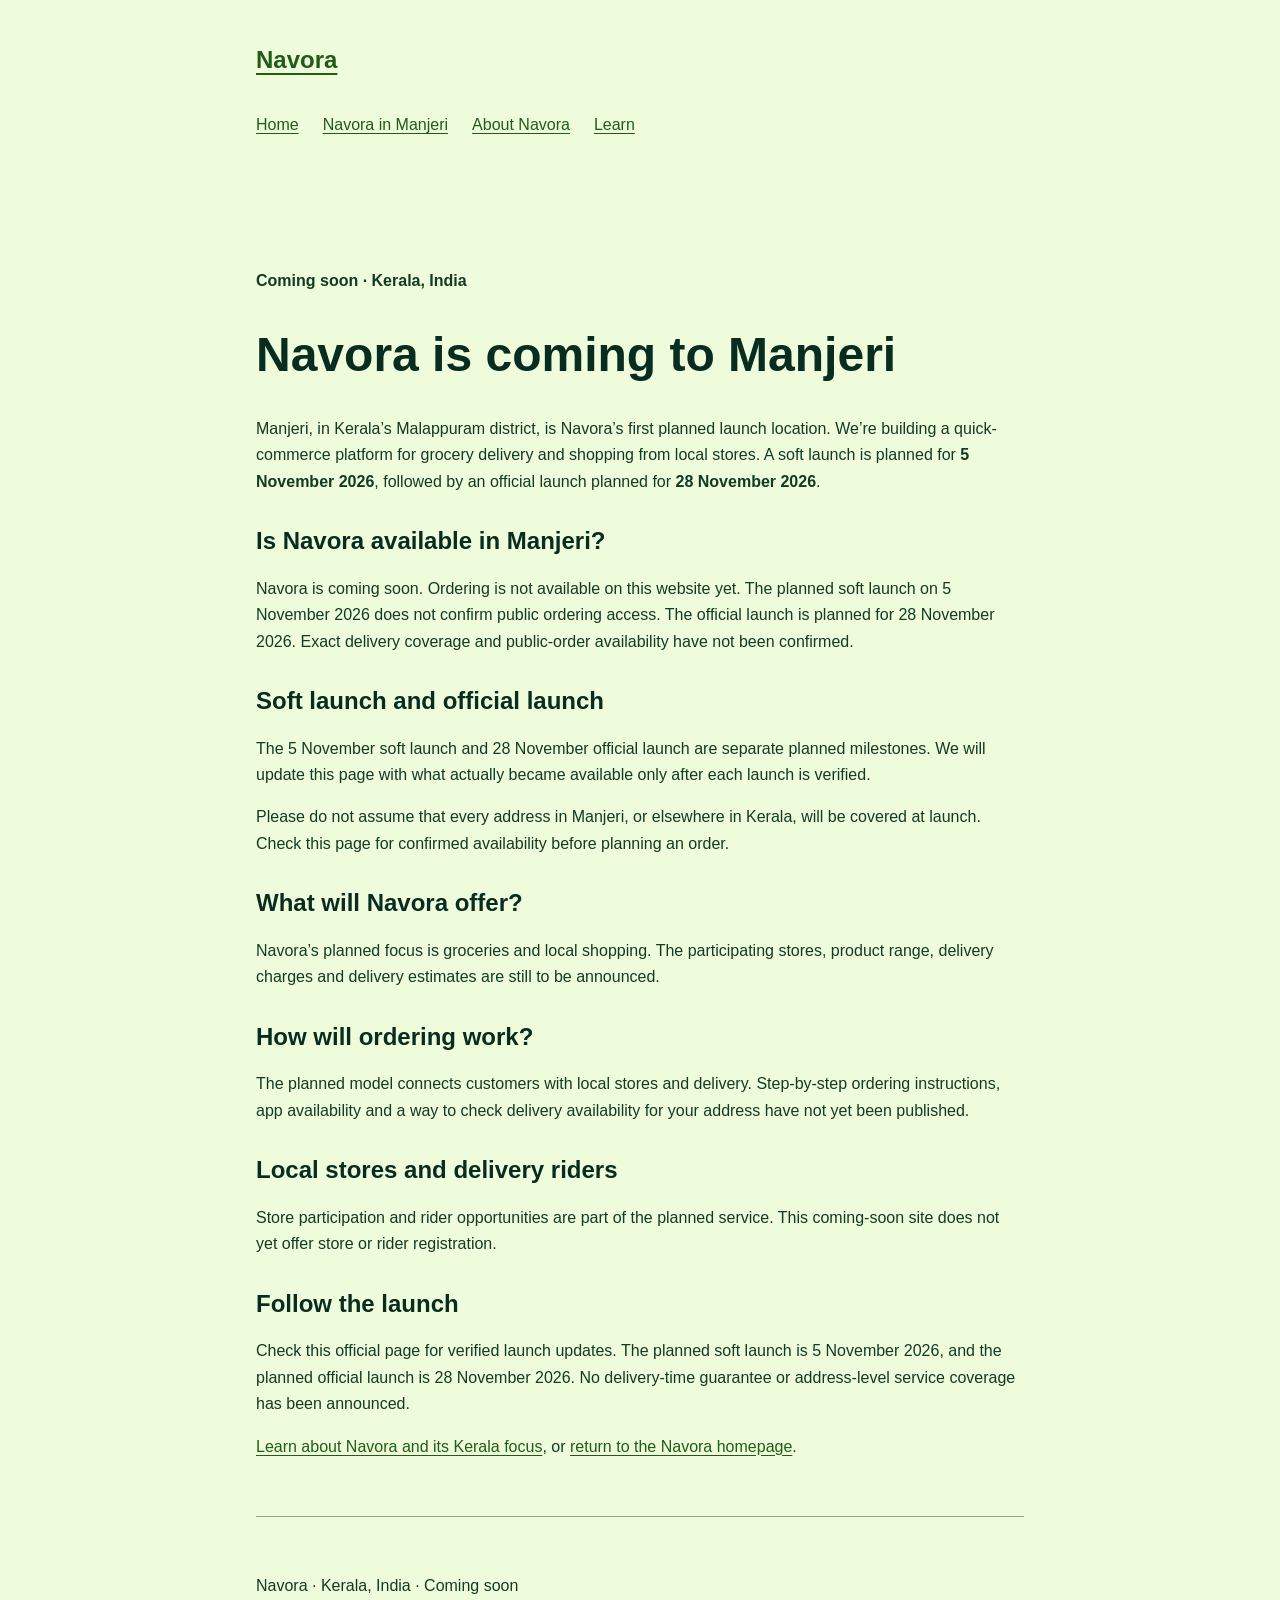
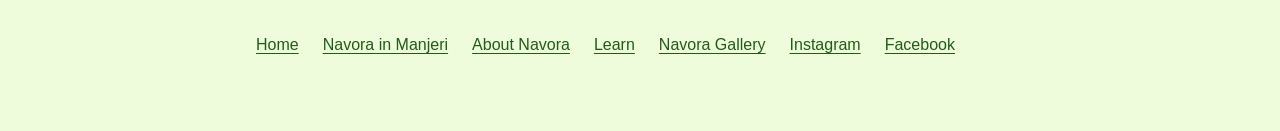
<file: manjeri/index.html>
<!doctype html>
<html lang="en"><head><meta charset="utf-8"><meta name="viewport" content="width=device-width, initial-scale=1"><meta name="theme-color" content="#EFFCDC"><title>Navora Manjeri | Soft Launch 5 Nov, Official Launch 28 Nov 2026</title>
    <meta name="description" content="Navora plans a Manjeri soft launch on 5 November 2026 and an official launch on 28 November 2026. Ordering access and delivery coverage are not yet confirmed.">
    <link rel="canonical" href="https://navoranow.com/manjeri/">
    <meta property="og:type" content="website">
    <meta property="og:site_name" content="Navora">
    <meta property="og:locale" content="en_IN">
    <meta property="og:title" content="Navora Manjeri | Soft Launch 5 Nov, Official Launch 28 Nov 2026">
    <meta property="og:description" content="Navora plans a Manjeri soft launch on 5 November 2026 and an official launch on 28 November 2026. Ordering access and delivery coverage are not yet confirmed.">
    <meta property="og:url" content="https://navoranow.com/manjeri/">
    <meta property="og:image" content="https://navoranow.com/navora-desktop.webp">
    <meta property="og:image:width" content="1672">
    <meta property="og:image:height" content="941">
    <meta property="og:image:alt" content="Navora — quick-commerce launching soon, with its mascot carrying groceries.">
    <meta name="twitter:card" content="summary_large_image">
    <meta name="twitter:title" content="Navora Manjeri | Soft Launch 5 Nov, Official Launch 28 Nov 2026">
    <meta name="twitter:description" content="Navora plans a Manjeri soft launch on 5 November 2026 and an official launch on 28 November 2026. Ordering access and delivery coverage are not yet confirmed.">
    <meta name="twitter:image" content="https://navoranow.com/navora-desktop.webp">
    <meta name="twitter:image:alt" content="Navora — quick-commerce launching soon.">
    <script type="application/ld+json">{"@context": "https://schema.org", "@graph": [{"@type": "Organization", "@id": "https://navoranow.com/#organization", "name": "Navora", "url": "https://navoranow.com/", "logo": "https://navoranow.com/navora-icon.png", "description": "Navora is a Kerala-based quick-commerce brand with a Manjeri soft launch planned for 5 November 2026 and an official launch planned for 28 November 2026.", "sameAs": ["https://www.instagram.com/navoranow/", "https://www.facebook.com/profile.php?id=61595473692720"]}, {"@type": "WebSite", "@id": "https://navoranow.com/#website", "url": "https://navoranow.com/", "name": "Navora", "publisher": {"@id": "https://navoranow.com/#organization"}}, {"@type": "WebPage", "@id": "https://navoranow.com/manjeri/#webpage", "url": "https://navoranow.com/manjeri/", "name": "Navora Manjeri | Soft Launch 5 Nov, Official Launch 28 Nov 2026", "description": "Navora plans a Manjeri soft launch on 5 November 2026 and an official launch on 28 November 2026. Ordering access and delivery coverage are not yet confirmed.", "isPartOf": {"@id": "https://navoranow.com/#website"}, "about": {"@id": "https://navoranow.com/#organization"}, "inLanguage": "en-IN"}, {"@type": "BreadcrumbList", "itemListElement": [{"@type": "ListItem", "position": 1, "name": "Home", "item": "https://navoranow.com/"}, {"@type": "ListItem", "position": 2, "name": "Navora in Manjeri", "item": "https://navoranow.com/manjeri/"}]}]}</script><link rel="icon" href="/favicon.png" type="image/png"><link rel="stylesheet" href="/style.css"></head><body><a class="skip-link" href="#page-title">Skip to content</a><header class="content"><a class="brand" href="/">Navora</a><nav aria-label="Main navigation"><a href="/">Home</a><a href="/manjeri/">Navora in Manjeri</a><a href="/about/">About Navora</a><a href="/learn/">Learn</a></nav></header><main class="content"><p class="eyebrow">Coming soon · Kerala, India</p><h1 id="page-title" tabindex="-1">Navora is coming to Manjeri</h1><p>Manjeri, in Kerala’s Malappuram district, is Navora’s first planned launch location. We’re building a quick-commerce platform for grocery delivery and shopping from local stores. A soft launch is planned for <strong>5 November 2026</strong>, followed by an official launch planned for <strong>28 November 2026</strong>.</p><h2>Is Navora available in Manjeri?</h2><p>Navora is coming soon. Ordering is not available on this website yet. The planned soft launch on 5 November 2026 does not confirm public ordering access. The official launch is planned for 28 November 2026. Exact delivery coverage and public-order availability have not been confirmed.</p><h2>Soft launch and official launch</h2><p>The 5 November soft launch and 28 November official launch are separate planned milestones. We will update this page with what actually became available only after each launch is verified.</p><p>Please do not assume that every address in Manjeri, or elsewhere in Kerala, will be covered at launch. Check this page for confirmed availability before planning an order.</p><h2>What will Navora offer?</h2><p>Navora’s planned focus is groceries and local shopping. The participating stores, product range, delivery charges and delivery estimates are still to be announced.</p><h2>How will ordering work?</h2><p>The planned model connects customers with local stores and delivery. Step-by-step ordering instructions, app availability and a way to check delivery availability for your address have not yet been published.</p><h2>Local stores and delivery riders</h2><p>Store participation and rider opportunities are part of the planned service. This coming-soon site does not yet offer store or rider registration.</p><h2>Follow the launch</h2><p>Check this official page for verified launch updates. The planned soft launch is 5 November 2026, and the planned official launch is 28 November 2026. No delivery-time guarantee or address-level service coverage has been announced.</p><p><a href="/about/">Learn about Navora and its Kerala focus</a>, or <a href="/">return to the Navora homepage</a>.</p></main><footer class="content"><p>Navora · Kerala, India · Coming soon</p><nav aria-label="Footer navigation"><a href="/">Home</a><a href="/manjeri/">Navora in Manjeri</a><a href="/about/">About Navora</a><a href="/learn/">Learn</a><a href="https://getsnavora.github.io/gallery/">Navora Gallery</a><a href="https://www.instagram.com/navoranow/" rel="me">Instagram</a><a href="https://www.facebook.com/profile.php?id=61595473692720" rel="me">Facebook</a></nav></footer></body></html>
</file>
<file: style.css>
:root {
  color-scheme: light;
  background: #effcdc;
}

* {
  box-sizing: border-box;
}

html,
body {
  width: 100%;
  min-height: 100%;
  margin: 0;
}

body {
  overflow-x: clip;
  font-family: "Fredoka", Arial, sans-serif;
}

.coming-soon {
  position: relative;
  width: 100%;
  height: 100vh;
  height: 100svh;
  min-height: 100svh;
  overflow: hidden;
  background: #effcdc;
}

.artwork,
.artwork img {
  display: block;
  width: 100%;
  height: 100%;
}

.artwork img {
  object-fit: cover;
  object-position: center;
  animation: reveal 700ms ease-out both;
}

.screen-reader-copy {
  position: absolute;
  width: 1px;
  height: 1px;
  padding: 0;
  margin: -1px;
  overflow: hidden;
  clip: rect(0, 0, 0, 0);
  white-space: nowrap;
  border: 0;
}

@keyframes reveal {
  from { opacity: 0; }
  to { opacity: 1; }
}

/* At tablet and squarer window sizes, keep every word in the artwork visible. */
@media (min-aspect-ratio: 4/5) and (max-aspect-ratio: 7/5) {
  .artwork img {
    object-fit: contain;
  }
}

@media (prefers-reduced-motion: reduce) {
  .artwork img {
    animation: none;
  }
}

/* Readable launch information follows the unchanged hero artwork. */
body { color: #123a25; line-height: 1.65; }
.content { width: min(100% - 2.5rem, 48rem); margin-inline: auto; padding-block: 2.5rem; }
h1, h2, h3 { line-height: 1.2; color: #092c20; }
h1 { font-size: clamp(2rem, 5vw, 3rem); }
h2 { margin-top: 2rem; }
h3 { font-size: 1.15rem; margin-top: 1.6rem; }
a { color: #205c17; text-underline-offset: .2em; }
nav { display: flex; flex-wrap: wrap; gap: .5rem 1.5rem; margin-block: 1.5rem; }
nav a { display: inline-flex; align-items: center; min-height: 44px; }
:focus-visible { outline: 3px solid #164d21; outline-offset: 5px; }
.eyebrow { font-weight: 700; }
footer.content { border-top: 1px solid #8fa980; }
.skip-link { position: absolute; top: .5rem; left: .5rem; padding: .75rem; background: #fff; z-index: 2; transform: translateY(-200%); }
.skip-link:focus { transform: translateY(0); }
.brand { font-size: 1.5rem; font-weight: 700; }

/* Keep the embedded launch message intact on tall phone screens. */
@media (max-aspect-ratio: 9/16) {
  .artwork img { object-fit: contain; }
}

/* Brand gallery */
.brand-gallery { display: grid; grid-template-columns: repeat(2, minmax(0, 1fr)); gap: 0.75rem; margin: 1.25rem 0; }
.brand-gallery figure { margin: 0; }
.brand-gallery a { display: block; border-radius: 14px; overflow: hidden; background: #fff; }
.brand-gallery img { display: block; width: 100%; height: auto; aspect-ratio: 1 / 1; object-fit: cover; transition: transform 0.3s ease; }
.brand-gallery a:hover img { transform: scale(1.04); }
.brand-gallery figcaption { font-size: 0.9rem; margin-top: 0.35rem; }
@media (min-width: 640px) { .brand-gallery { grid-template-columns: repeat(4, minmax(0, 1fr)); } }
@media (prefers-reduced-motion: reduce) { .brand-gallery img { transition: none; } }

/* Learn page: question-and-answer cards */
.qa-toc { display: block; margin-block: 1.5rem; padding: 1rem 1.25rem; background: #fff; border-radius: 14px; }
.qa-toc p { margin: 0 0 .25rem; }
.qa-toc ol { margin: 0; padding-left: 1.25rem; }
.qa-toc li a { display: inline; min-height: 0; }
.qa { margin-block: 1.25rem; padding: 1.25rem; background: #fff; border-radius: 14px; scroll-margin-top: 1rem; }
.qa h2 { margin-top: .25rem; }
.qa-tag { margin: 0; font-size: .8rem; font-weight: 700; letter-spacing: .04em; text-transform: uppercase; color: #205c17; }
.qa-answer { font-size: 1.05rem; }
.qa-source { font-size: .9rem; color: #3d5a45; }
.qa-watch { font-weight: 700; }
</file>
